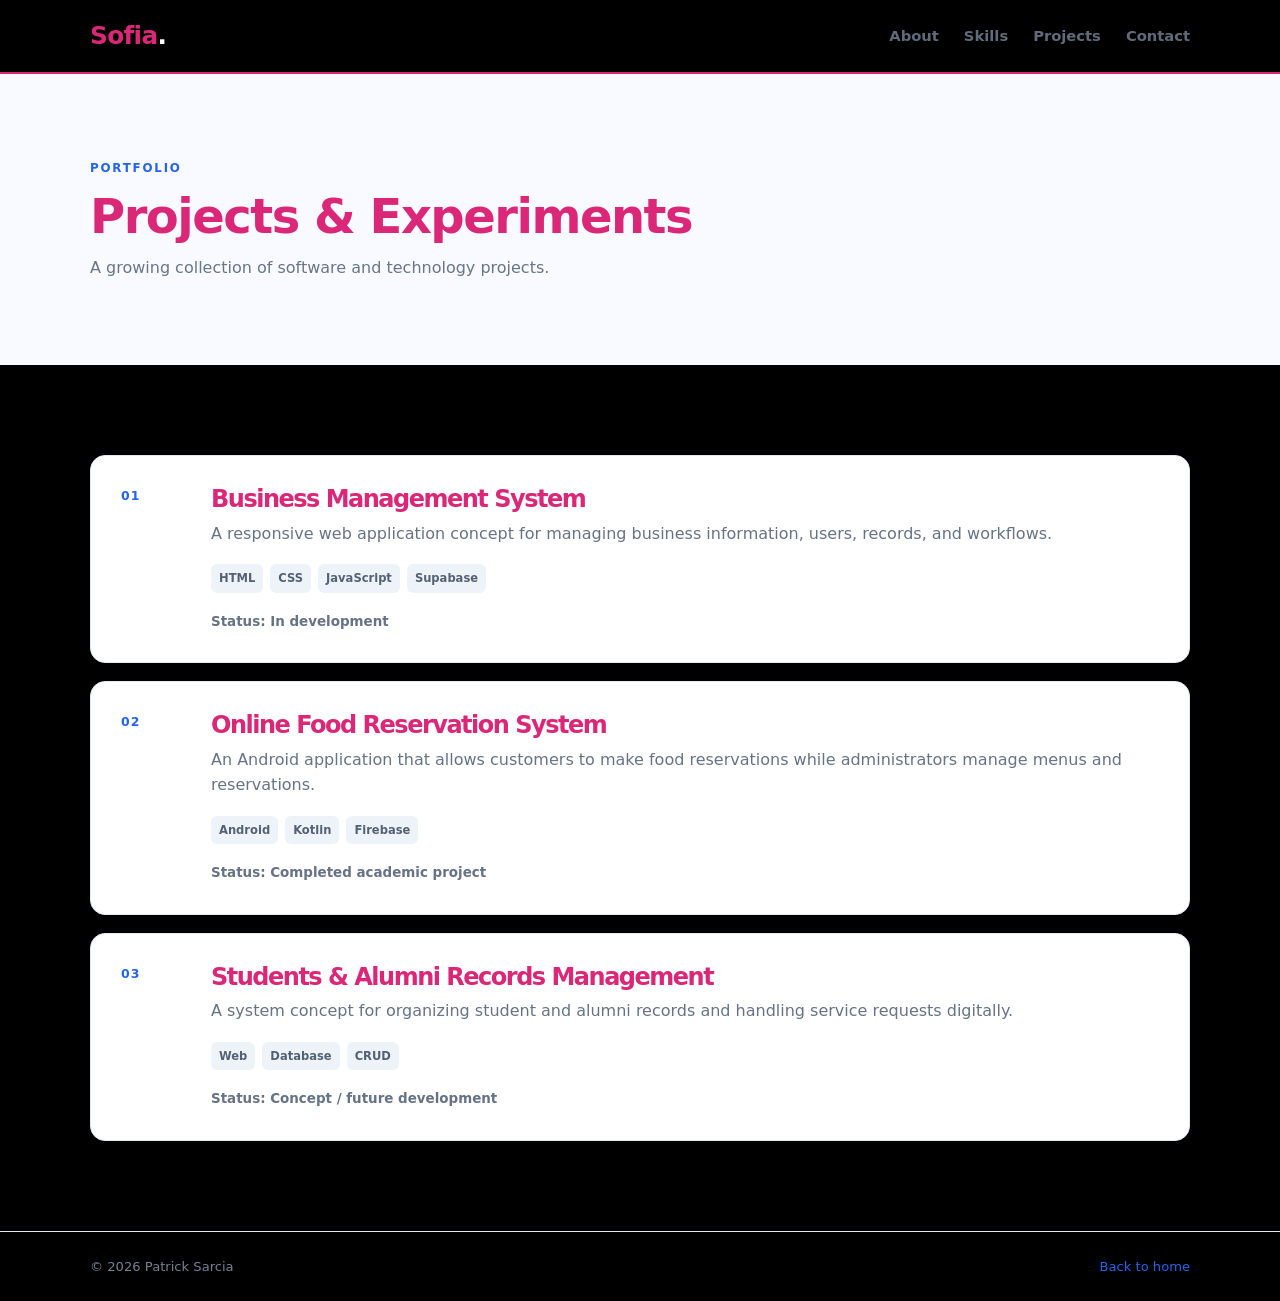
<file: projects.html>
<!DOCTYPE html><html lang="en">
<head><meta charset="UTF-8">
<meta name="viewport" content="width=device-width, initial-scale=1.0"><meta name="description" content="Projects and experiments by Patrick Sarcia, Computer Science graduate and developer."><meta name="author" content="Patrick Sarcia"><title>Projects | Patrick Sarcia</title><link rel="stylesheet" href="style.css"></head><body><header class="site-header"><nav class="nav container"><a class="brand" href="index.html" aria-label="Patrick Sarcia home">
Sofia<span>.</span>
</a><div class="nav-links" id="navLinks"><a href="index.html#about">About</a>
<a href="index.html#skills">Skills</a>
<a href="index.html#projects">Projects</a>
<a href="index.html#contact">Contact</a>

</div><button class="menu-toggle" type="button" aria-label="Open navigation menu" aria-expanded="false" aria-controls="navLinks">
☰
</button></nav></header><main><section class="page-hero"><div class="container"><p class="eyebrow">
PORTFOLIO
</p><h1>
Projects & Experiments
</h1><p>
A growing collection of software and technology projects.
</p></div></section><section class="section"><div class="container project-list"><article class="project-detail"><div class="project-number">
01
</div><div><h2>
Business Management System
</h2><p>
A responsive web application concept for managing
business information, users, records, and workflows.
</p><div class="tags"><span>HTML</span>
<span>CSS</span>
<span>JavaScript</span>
<span>Supabase</span>

</div><p class="project-status">
Status: In development
</p></div></article><article class="project-detail"><div class="project-number">
02
</div><div><h2>
Online Food Reservation System
</h2><p>
An Android application that allows customers to make
food reservations while administrators manage menus
and reservations.
</p><div class="tags"><span>Android</span>
<span>Kotlin</span>
<span>Firebase</span>

</div><p class="project-status">
Status: Completed academic project
</p></div></article><article class="project-detail"><div class="project-number">
03
</div><div><h2>
Students & Alumni Records Management
</h2><p>
A system concept for organizing student and alumni
records and handling service requests digitally.
</p><div class="tags"><span>Web</span>
<span>Database</span>
<span>CRUD</span>

</div><p class="project-status">
Status: Concept / future development
</p></div></article></div></section></main><footer class="footer"><div class="container footer-inner"><span>
© <span id="year"></span> Patrick Sarcia
</span><a href="index.html">
Back to home
</a></div></footer><script src="script.js"></script></body>
</html>
</file>
<file: style.css>
* {
  margin: 0;
  padding: 0;
  box-sizing: border-box;
  }

html {
scroll-behavior: smooth;
scroll-padding-top: 90px;
}

body {
font-family:
Inter,
ui-sans-serif,
system-ui,
-apple-system,
BlinkMacSystemFont,
"Segoe UI",
sans-serif;

color: #DB2777;
background: #000000;;
line-height: 1.6;
}

a {
color: inherit;
}

button,
input,
textarea {
font: inherit;
}

button {
cursor: pointer;
}

.container {
width: min(1100px, 92%);
margin: 0 auto;
}

.site-header {
background: #7C3AED(255, 255, 255, 0.94);
backdrop-filter: blur(12px);
border-bottom: 2px solid ;
position: heart;
top: 0;
z-index: 100;
}

.nav {
min-height: 72px;
display: flex;
align-items: center;
justify-content: space-between;
gap: 20px;
position: relative;
}

.brand {
text-decoration: none;
font-size: 1.55rem;
font-weight: 800;
letter-spacing: -0.7px;
white-space: nowrap;
}

.brand span {
color: #ffffff;
}

.nav-links {
display: flex;
align-items: center;
gap: 25px;
}

.nav-links a {
text-decoration: none;
color: #5f6b7a;
font-size: 0.92rem;
font-weight: 600;
transition: color 0.2s ease;
}

.nav-links a:hover {
color: #2563eb;
}

.menu-toggle {
display: none;
border: 0;
background: transparent;
color: #172033;
font-size: 1.6rem;
line-height: 1;
padding: 8px;
border-radius: 8px;
}

.menu-toggle:hover {
background: #f1f5f9;
}

.hero {
padding: 110px 0 90px;
background:
radial-gradient(
circle at 80% 20%,
rgba(37, 99, 235, 0.10),
transparent 32%
),
#f8faff;
}

.hero-grid {
display: grid;
grid-template-columns: 1.3fr 0.7fr;
gap: 70px;
align-items: center;
}

.hero-content {
}

.eyebrow {
color: #2563eb;
font-size: 0.74rem;
font-weight: 800;
letter-spacing: 1.8px;
margin-bottom: 12px;
}

.hero h1 {
font-size: clamp(2.8rem, 7vw, 5.2rem);
line-height: 1.02;
letter-spacing: -3px;
max-width: 800px;
}

.hero h1 span {
color: #2563eb;
}

.hero-text {
max-width: 650px;
color: #657184;
font-size: 1.12rem;
margin: 25px 0 30px;
}

.hero-actions {
display: flex;
gap: 12px;
flex-wrap: wrap;
}

.btn {
display: inline-flex;
justify-content: center;
align-items: center;
text-decoration: none;
border: 0;
border-radius: 10px;
padding: 13px 19px;
font-weight: 750;
cursor: pointer;
transition:
transform 0.2s ease,
background 0.2s ease,
box-shadow 0.2s ease;
}

.btn:hover {
transform: translateY(-2px);
}

.primary {
background: hwb(0 6% 91%);
color: #ffffff;
box-shadow:
0 8px 22px rgba(37, 99, 235, 0.18);
}

.primary:hover {
background: #1d4ed8;
}

.outline {
border: 1px solid #d7deea;
background: #ffffff;
color: #273449;
}

.outline:hover {
background: #f8fafc;
}

.hero-card {
background: #ffffff;
border: 1px solid #e3e8f0;
border-radius: 20px;
padding: 34px;
box-shadow:
0 25px 60px rgba(20, 32, 55, 0.09);
}

.avatar {
width: 120px;
height: 120px;
border-radius: 50%;
overflow: hidden;
margin: 0 auto 20px;
}

.avatar img {
width: 100%;
height: 100%;
object-fit: cover;
display: block;
}

.hero-card h2 {
font-size: 1.35rem;
margin-bottom: 5px;
}

.hero-card p {
color: #6b7280;
}

.status {
margin-top: 25px;
padding: 10px 12px;
border-radius: 8px;
background: #f5f7fa;
color: #596578;
font-size: 0.84rem;
}

.status span {
display: inline-block;
width: 8px;
height: 8px;
border-radius: 50%;
background: #16a34a;
margin-right: 8px;
}

.section {
padding: 90px 0;
}

.section-muted {
background: #f7f9fc;
}

.section h2,
.page-hero h1 {
font-size: clamp(2rem, 4vw, 3rem);
line-height: 1.1;
letter-spacing: -1.5px;
}

.two-col {
display: grid;
grid-template-columns: 0.8fr 1.2fr;
gap: 80px;
}

.about-text p {
color: #647184;
margin-bottom: 15px;
}

.skill-grid {
display: grid;
grid-template-columns: repeat(4, 1fr);
gap: 15px;
margin-top: 32px;
}

.skill-card {
padding: 22px;
background: #ffffff;
border: 1px solid #e3e8f0;
border-radius: 13px;
transition:
transform 0.2s ease,
box-shadow 0.2s ease;
}

.skill-card:hover {
transform: translateY(-3px);
box-shadow:
0 12px 25px rgba(20, 32, 55, 0.07);
}

.skill-card strong {
display: block;
font-size: 1.02rem;
}

.skill-card span {
color: #788496;
font-size: 0.84rem;
}

.section-head {
display: flex;
justify-content: space-between;
align-items: end;
gap: 25px;
margin-bottom: 30px;
}

.text-link {
color: #2563eb;
text-decoration: none;
font-weight: 700;
white-space: nowrap;
}

.text-link:hover {
text-decoration: underline;
}

.project-grid {
display: grid;
grid-template-columns: repeat(3, 1fr);
gap: 18px;
}

.project-card {
border: 1px solid #e3e8f0;
border-radius: 15px;
padding: 27px;
background: #ffffff;
transition:
transform 0.2s ease,
box-shadow 0.2s ease;
}

.project-card:hover {
transform: translateY(-4px);
box-shadow:
0 18px 35px rgba(20, 32, 55, 0.08);
}

.project-number {
color: #2563eb;
font-weight: 800;
font-size: 0.78rem;
letter-spacing: 1px;
margin-bottom: 18px;
}

.project-card h3 {
font-size: 1.2rem;
margin-bottom: 10px;
}

.project-card p {
color: #687587;
font-size: 0.92rem;
}

.tags {
display: flex;
flex-wrap: wrap;
gap: 7px;
margin-top: 18px;
}

.tags span {
font-size: 0.72rem;
padding: 5px 8px;
background: #eef3fa;
border-radius: 6px;
color: #536174;
font-weight: 700;
}

.contact-section {
background: #172033;
color: #ffffff;
}

.contact-card {
display: flex;
justify-content: space-between;
align-items: center;
gap: 30px;
}

.contact-card p:not(.eyebrow) {
color: #aeb9c9;
margin-top: 12px;
max-width: 650px;
}

.contact-section .eyebrow {
color: #79a6ff;
}

.footer {
border-top: 1px solid #e3e8f0;
padding: 24px 0;
color: #758195;
font-size: 0.82rem;
}

.footer-inner {
display: flex;
justify-content: space-between;
gap: 20px;
}

.footer a {
color: #2563eb;
text-decoration: none;
}

.footer a:hover {
text-decoration: underline;
}

.page-hero {
padding: 85px 0;
background: #f8faff;
}

.page-hero p:last-child {
color: #697688;
margin-top: 12px;
}

.project-list {
display: grid;
gap: 18px;
}

.project-detail {
display: grid;
grid-template-columns: 70px 1fr;
gap: 20px;
padding: 30px;
border: 1px solid #e3e8f0;
border-radius: 15px;
background: #ffffff;
}

.project-detail h2 {
font-size: 1.5rem;
margin-bottom: 8px;
}

.project-detail p {
color: #667386;
}

.project-status {
font-size: 0.84rem;
margin-top: 18px;
font-weight: 700;
}

button:focus-visible,
a:focus-visible {
outline: 3px solid rgba(37, 99, 235, 0.25);
outline-offset: 3px;
}

@media (max-width: 900px) {

.hero-grid {
grid-template-columns: 1fr;
gap: 45px;
}

.hero-card {
max-width: 600px;
}

.two-col {
grid-template-columns: 1fr;
gap: 40px;
}

.skill-grid {
grid-template-columns: repeat(2, 1fr);
}

.project-grid {
grid-template-columns: repeat(2, 1fr);
}

}

@media (max-width: 800px) {

.nav {
min-height: 68px;
}

.menu-toggle {
display: block;
}

.nav-links {
display: none;
position: absolute;
top: 68px;
left: 0;
right: 0;
flex-direction: column;
align-items: stretch;
gap: 0;
background: #ffffff;
border-bottom: 1px solid #e5e7eb;
box-shadow:
0 12px 25px rgba(15, 23, 42, 0.08);
padding: 10px 4%;
}

.nav-links.open {
display: flex;
}

.nav-links a {
padding: 14px 0;
border-bottom: 1px solid #f1f5f9;
}

.nav-links a:last-child {
border-bottom: 0;
}

.contact-card {
flex-direction: column;
align-items: flex-start;
}

.section-head {
align-items: flex-start;
flex-direction: column;
}

}

@media (max-width: 650px) {

.hero {
padding: 80px 0 65px;
}

.hero h1 {
letter-spacing: -2px;
}

.hero-card {
padding: 28px;
}

.section {
padding: 70px 0;
}

.project-grid {
grid-template-columns: 1fr;
}

.project-detail {
grid-template-columns: 1fr;
gap: 5px;
}

}

@media (max-width: 520px) {

.container {
width: min(92%, 1100px);
}

.hero {
padding: 70px 0 55px;
}

.hero h1 {
font-size: clamp(2.5rem, 13vw, 3.5rem);
letter-spacing: -2px;
}

.hero-text {
font-size: 1rem;
}

.hero-actions {
flex-direction: column;
align-items: stretch;
}

.btn {
width: 100%;
}

.skill-grid {
grid-template-columns: 1fr;
}

.section {
padding: 60px 0;
}

.section h2,
.page-hero h1 {
font-size: 2rem;
}

.project-card {
padding: 23px;
}

.project-detail {
padding: 23px;
}

.footer-inner {
flex-direction: column;
align-items: flex-start;
}

.page-hero {
padding: 65px 0;
}

}

@media (max-width: 360px) {

.brand {
font-size: 1.35rem;
}

.hero h1 {
font-size: 2.35rem;
}

.hero-card {
padding: 23px;
}

.avatar {
width: 75px;
height: 75px;
}

}
</file>
